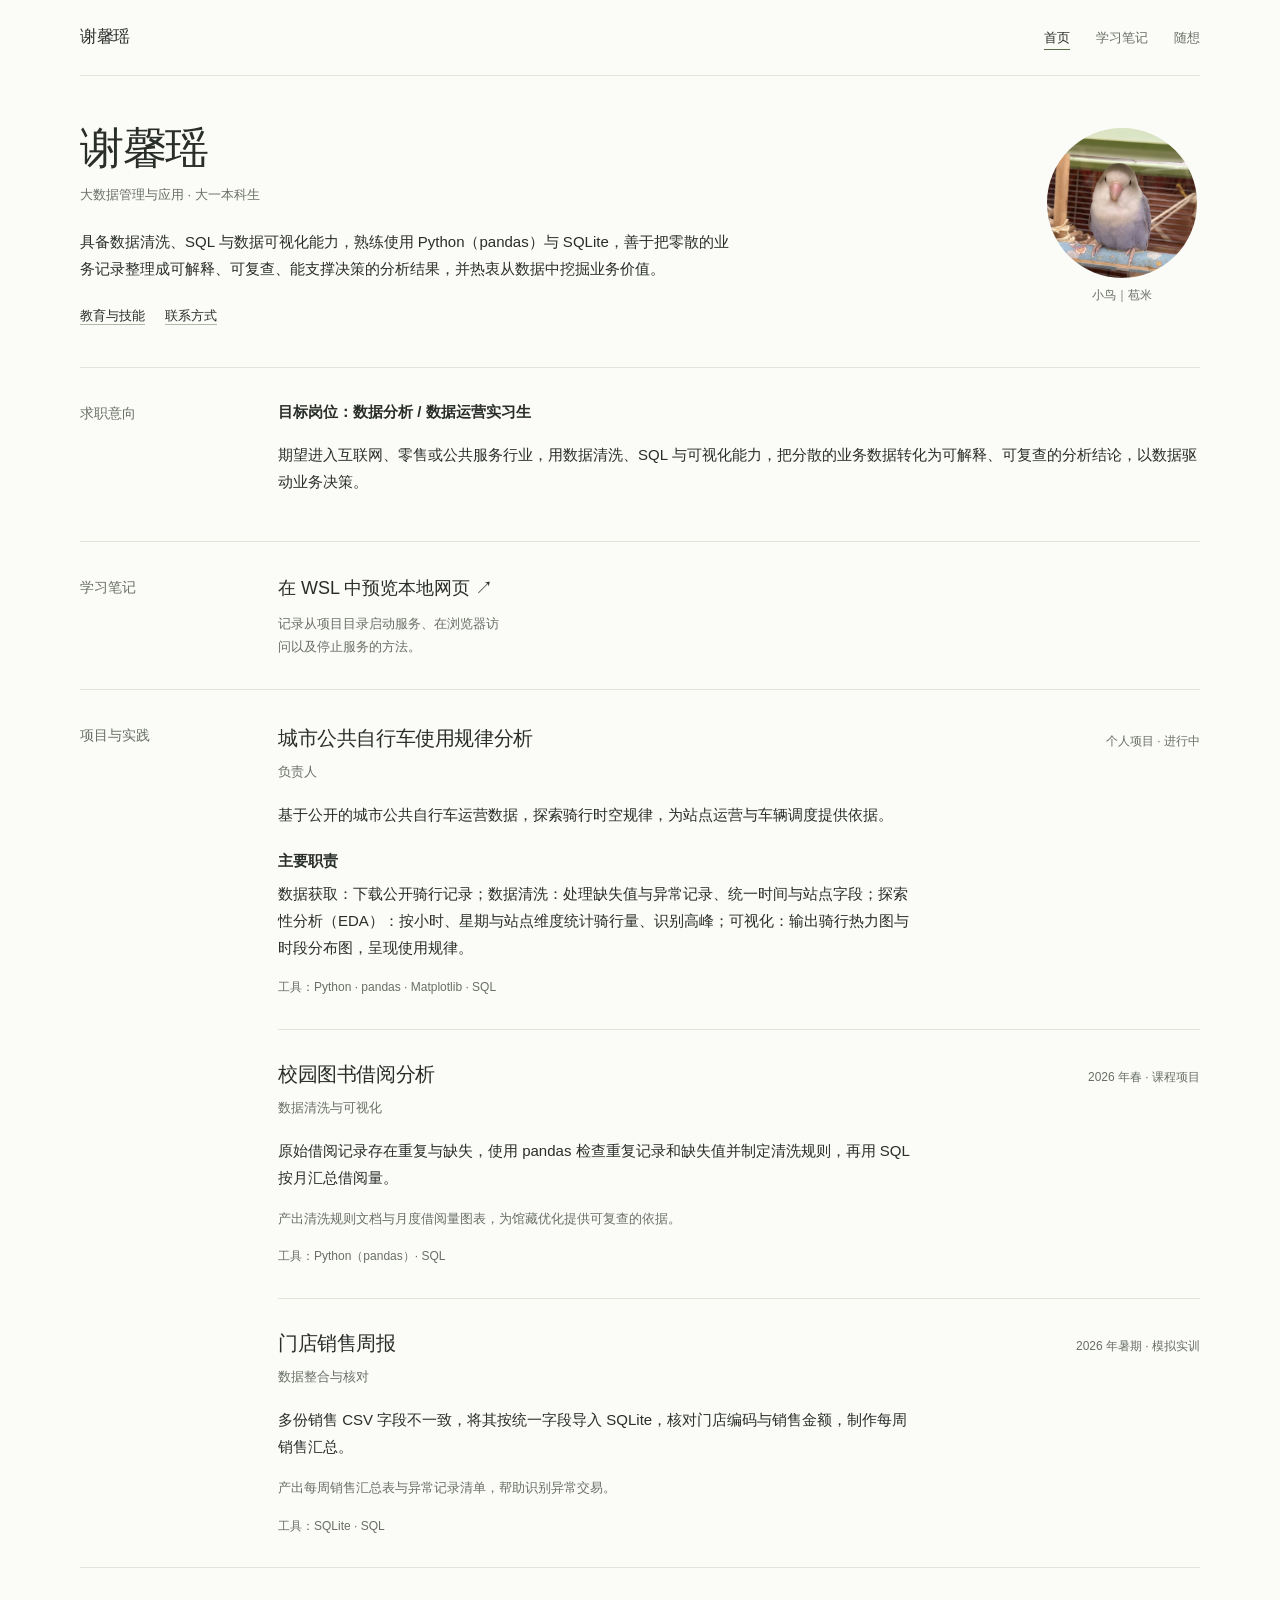
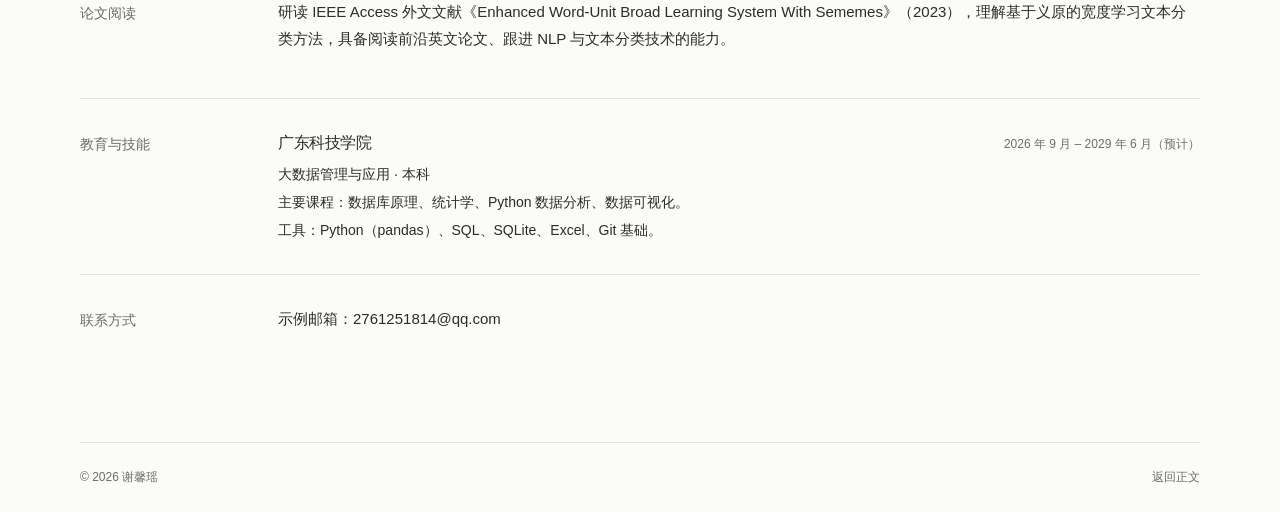
<file: index.html>
<!doctype html>
<html lang="zh-CN">
<head>
  <meta charset="utf-8">
  <meta name="viewport" content="width=device-width, initial-scale=1">
  <title>谢馨瑶 · 个人简历</title>
  <meta name="description" content="大数据管理与应用专业学生谢馨瑶的中文简历，求职方向为数据分析 / 数据运营。">
  <link rel="icon" type="image/png" sizes="512x512" href="/assets/favicon.png?v=20260922">
  <link rel="apple-touch-icon" sizes="180x180" href="/assets/apple-touch-icon.png?v=20260922">
  <link rel="stylesheet" href="/assets/css/home.css?v=20261118b">
  <link rel="stylesheet" href="/assets/css/site.css?v=20260920">
</head>
<body>
  <a class="skip" href="#main">跳至正文</a>
  <header class="site-header">
    <a class="brand" href="/">谢馨瑶</a>
    <nav aria-label="主导航">
      <a href="/" aria-current="page">首页</a>
      <a href="/knowledge/">学习笔记</a>
      <a href="/ideas/">随想</a>
    </nav>
  </header>
  <main id="main">
    <section class="profile" aria-labelledby="name">
      <div class="profile-copy">
        <h1 id="name">谢馨瑶</h1>
        <p class="byline">大数据管理与应用 · 大一本科生</p>
        <p>具备数据清洗、SQL 与数据可视化能力，熟练使用 Python（pandas）与 SQLite，善于把零散的业务记录整理成可解释、可复查、能支撑决策的分析结果，并热衷从数据中挖掘业务价值。</p>
        <div class="contact-links"><a href="#background">教育与技能</a><a href="#contact">联系方式</a></div>
      </div>
      <figure class="profile-photo">
        <img src="/assets/img/my-photo.jpg" alt="谢馨瑶的个人照片" width="150" height="150">
        <figcaption>小鸟｜苞米</figcaption>
      </figure>
    </section>

    <section class="home-section" aria-labelledby="objective-heading">
      <h2 class="section-title" id="objective-heading">求职意向</h2>
      <div class="section-content">
        <p><strong>目标岗位：数据分析 / 数据运营实习生</strong></p>
        <p>期望进入互联网、零售或公共服务行业，用数据清洗、SQL 与可视化能力，把分散的业务数据转化为可解释、可复查的分析结论，以数据驱动业务决策。</p>
      </div>
    </section>

    <section class="home-section" aria-labelledby="notes-heading">
      <h2 class="section-title" id="notes-heading">学习笔记</h2>
      <div class="section-content notebooks">
        <a class="notebook" href="/knowledge/notes/local-web-preview/">
          <h3>在 WSL 中预览本地网页 ↗</h3>
          <p>记录从项目目录启动服务、在浏览器访问以及停止服务的方法。</p>
        </a>
      </div>
    </section>

    <section class="home-section" id="work" aria-labelledby="work-heading">
      <h2 class="section-title" id="work-heading">项目与实践</h2>
      <div class="section-content">
        <article class="work-entry">
          <div class="entry-heading"><h3>城市公共自行车使用规律分析</h3><span class="date">个人项目 · 进行中</span></div>
          <p class="role">负责人</p>
          <p>基于公开的城市公共自行车运营数据，探索骑行时空规律，为站点运营与车辆调度提供依据。</p>
          <h4>主要职责</h4>
          <p>数据获取：下载公开骑行记录；数据清洗：处理缺失值与异常记录、统一时间与站点字段；探索性分析（EDA）：按小时、星期与站点维度统计骑行量、识别高峰；可视化：输出骑行热力图与时段分布图，呈现使用规律。</p>
          <p class="stack">工具：Python · pandas · Matplotlib · SQL</p>
        </article>
        <article class="work-entry">
          <div class="entry-heading"><h3>校园图书借阅分析</h3><span class="date">2026 年春 · 课程项目</span></div>
          <p class="role">数据清洗与可视化</p>
          <p>原始借阅记录存在重复与缺失，使用 pandas 检查重复记录和缺失值并制定清洗规则，再用 SQL 按月汇总借阅量。</p>
          <p class="result">产出清洗规则文档与月度借阅量图表，为馆藏优化提供可复查的依据。</p>
          <p class="stack">工具：Python（pandas）· SQL</p>
        </article>
        <article class="work-entry">
          <div class="entry-heading"><h3>门店销售周报</h3><span class="date">2026 年暑期 · 模拟实训</span></div>
          <p class="role">数据整合与核对</p>
          <p>多份销售 CSV 字段不一致，将其按统一字段导入 SQLite，核对门店编码与销售金额，制作每周销售汇总。</p>
          <p class="result">产出每周销售汇总表与异常记录清单，帮助识别异常交易。</p>
          <p class="stack">工具：SQLite · SQL</p>
        </article>
      </div>
    </section>

    <section class="home-section" id="research" aria-labelledby="research-heading">
      <h2 class="section-title" id="research-heading">论文阅读</h2>
      <div class="section-content">
        <p>研读 IEEE Access 外文文献《Enhanced Word-Unit Broad Learning System With Sememes》（2023），理解基于义原的宽度学习文本分类方法，具备阅读前沿英文论文、跟进 NLP 与文本分类技术的能力。</p>
      </div>
    </section>

    <section class="home-section" id="background" aria-labelledby="background-heading">
      <h2 class="section-title" id="background-heading">教育与技能</h2>
      <div class="section-content">
        <div class="education-entry">
          <div class="entry-heading"><h3>广东科技学院</h3><span class="date">2026 年 9 月 – 2029 年 6 月（预计）</span></div>
          <p>大数据管理与应用 · 本科</p>
          <p>主要课程：数据库原理、统计学、Python 数据分析、数据可视化。</p>
          <p>工具：Python（pandas）、SQL、SQLite、Excel、Git 基础。</p>
        </div>
      </div>
    </section>
    <section class="home-section" id="contact" aria-labelledby="contact-heading">
      <h2 class="section-title" id="contact-heading">联系方式</h2>
      <div class="section-content"><p>示例邮箱：2761251814@qq.com</p></div>
    </section>
  </main>
  <footer><span>© 2026 谢馨瑶</span><a href="#main">返回正文</a></footer>
</body>
</html>
</file>
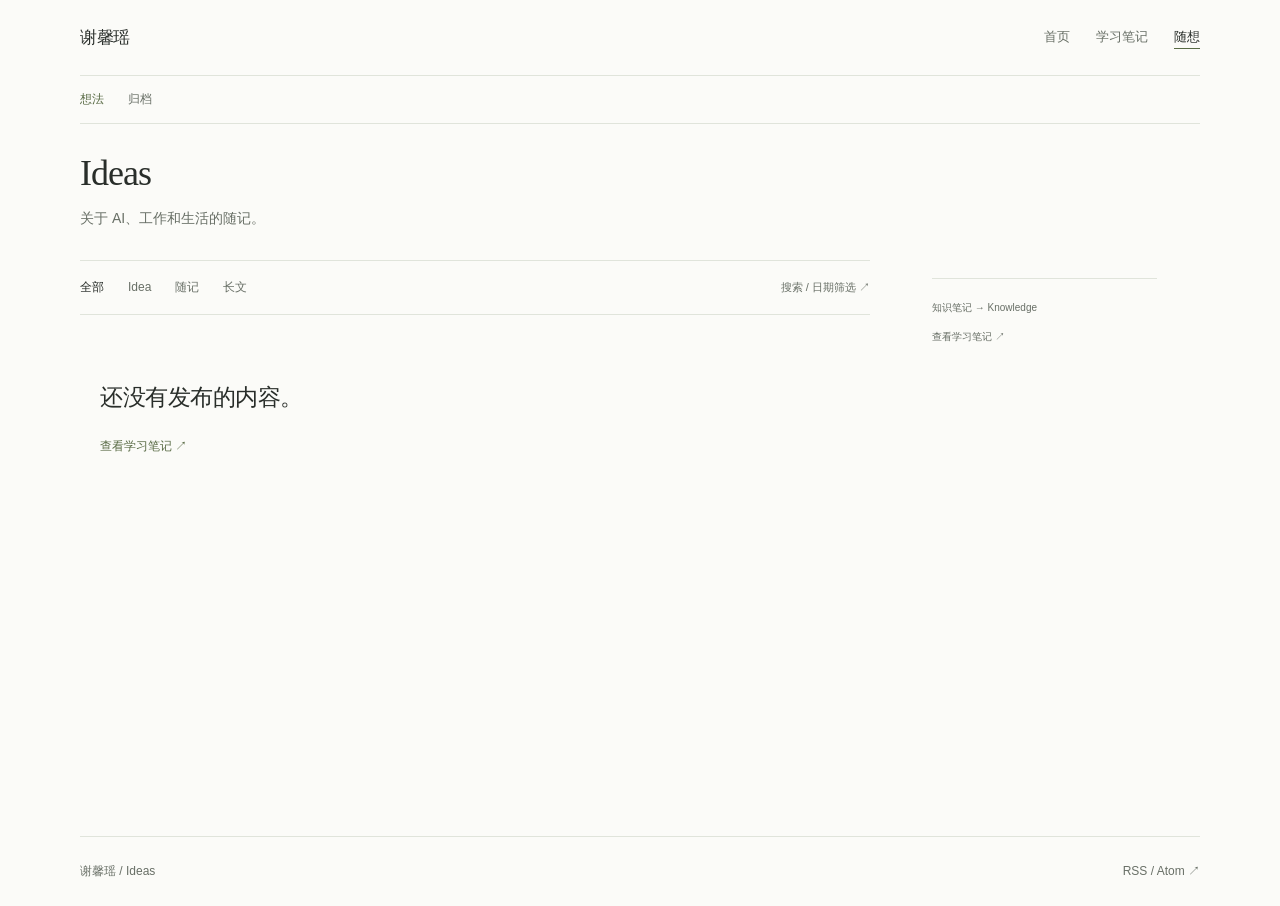
<file: ideas/index.html>
<!doctype html>
<html lang="zh-CN"><head><meta charset="utf-8"><meta name="viewport" content="width=device-width,initial-scale=1">
<title>Ideas · 谢馨瑶 / Ideas</title><meta name="description" content="关于 AI、工作和生活的随记。"><link rel="canonical" href="https://portfolio.example.com/ideas/">
<meta property="og:title" content="Ideas"><meta property="og:description" content="关于 AI、工作和生活的随记。"><meta property="og:url" content="https://portfolio.example.com/ideas/"><meta property="og:type" content="website"><meta name="twitter:card" content="summary"><meta name="twitter:title" content="Ideas"><meta name="twitter:description" content="关于 AI、工作和生活的随记。">
<link rel="alternate" type="application/atom+xml" title="谢馨瑶 / Ideas" href="/ideas/feed.xml">
<link rel="icon" type="image/png" sizes="512x512" href="/assets/favicon.png?v=f88695f02a79"><link rel="apple-touch-icon" sizes="180x180" href="/assets/apple-touch-icon.png?v=f88695f02a79">
<link rel="stylesheet" href="/ideas/assets/style.css?v=f88695f02a79"><link rel="stylesheet" href="/assets/css/site.css?v=f88695f02a79"><script defer src="/ideas/assets/app.js?v=f88695f02a79"></script></head>
<body data-base="/ideas" data-page="feed"><a class="skip" href="#main">跳到正文</a><header class="site-header"><a class="brand" href="/">谢馨瑶</a><nav aria-label="主导航"><a href="/">首页</a><a href="/knowledge/">学习笔记</a><a href="/ideas/" aria-current="location">随想</a></nav></header>
<nav class="section-nav" aria-label="Ideas 导航"><a href="/ideas/" aria-current="page">想法</a><a href="/ideas/archive/" >归档</a></nav>
<main id="main"><section class="intro home-intro "><div class="intro-copy"><h1>Ideas</h1><p>关于 AI、工作和生活的随记。</p></div></section><div class="feed-layout"><section aria-label="最近的想法"><div class="feed-toolbar"><div class="kind-tabs"><a class="kind-tab selected" href="/ideas/">全部</a><a class="kind-tab" href="/ideas/archive/?kind=idea">Idea</a><a class="kind-tab" href="/ideas/archive/?kind=note">随记</a><a class="kind-tab" href="/ideas/archive/?kind=essay">长文</a></div><a href="/ideas/archive/" class="archive-link">搜索 / 日期筛选 ↗</a></div><div class="empty"><h2>还没有发布的内容。</h2><a class="text-link" href="/knowledge/">查看学习笔记 ↗</a></div></section><aside class="feed-sidebar"><section class="small-note"><a href="/knowledge/">知识笔记 → Knowledge</a><a href="/knowledge/">查看学习笔记 ↗</a></section></aside></div></main><footer><a href="/ideas/">谢馨瑶 / Ideas</a><a href="/ideas/feed.xml">RSS / Atom ↗</a></footer><div class="announcement" role="status" aria-live="polite"></div></body></html>
</file>
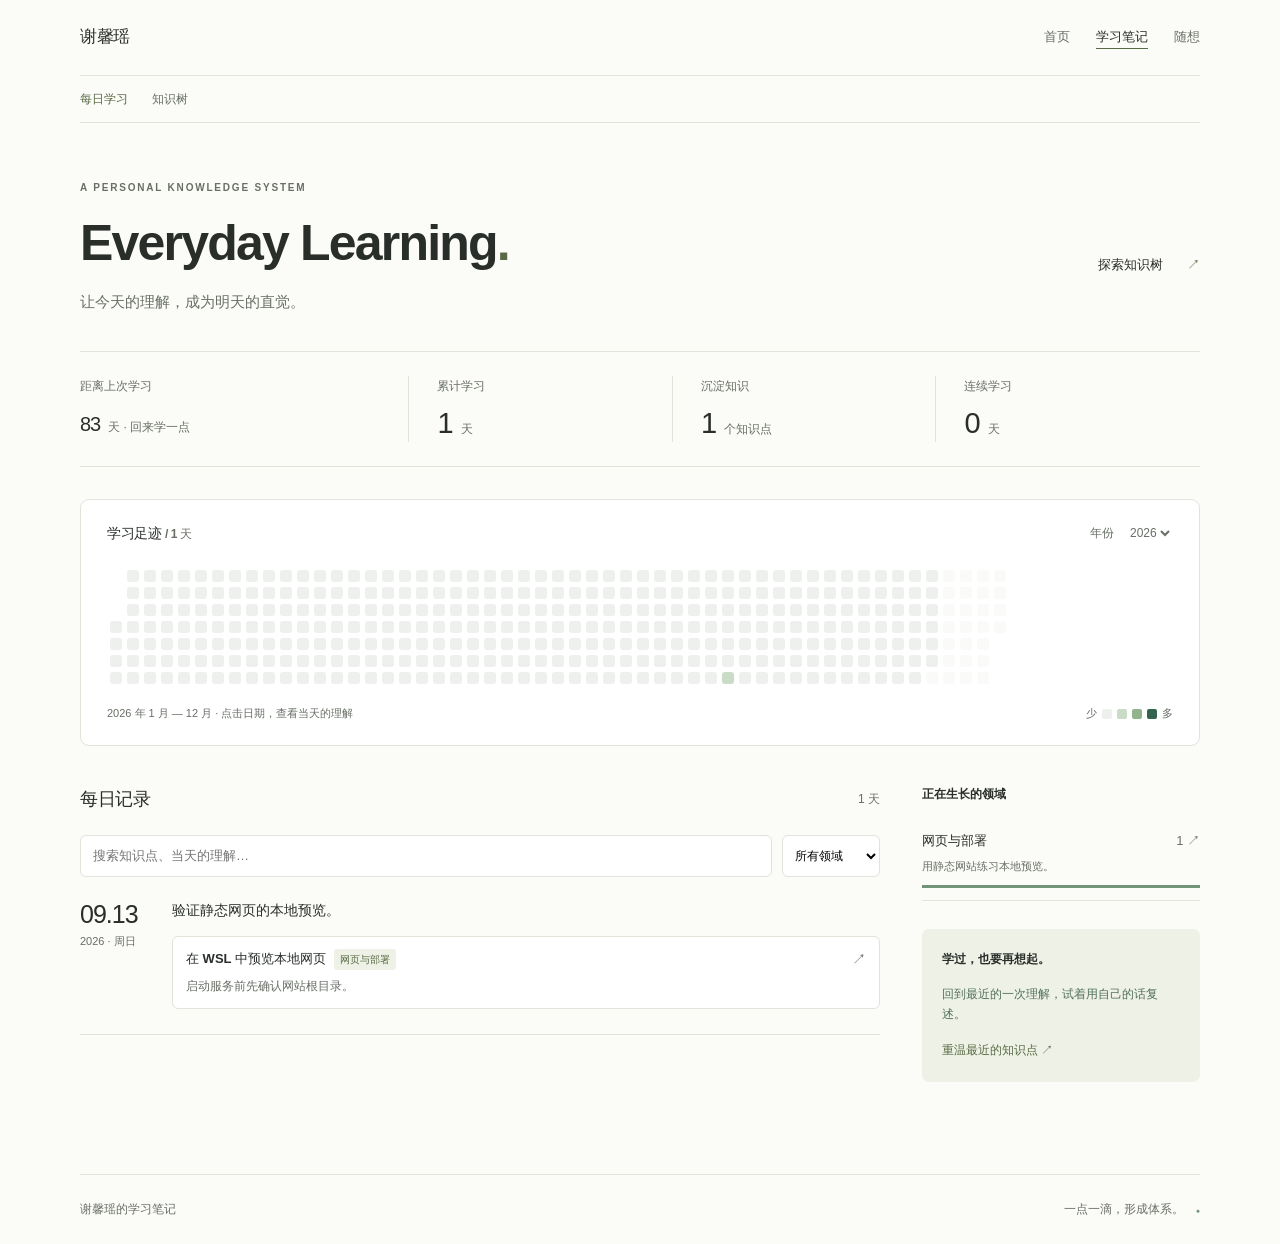
<file: knowledge/index.html>
<!doctype html>
<html lang="zh-CN"><head><meta charset="utf-8"><meta name="viewport" content="width=device-width,initial-scale=1">
<title>学习笔记 · 谢馨瑶 / Knowledge</title><meta name="description" content="每天学了什么，它们如何连接。">
<meta property="og:title" content="学习笔记"><meta property="og:description" content="每天学了什么，它们如何连接。"><meta name="twitter:card" content="summary"><meta name="twitter:title" content="学习笔记"><meta name="twitter:description" content="每天学了什么，它们如何连接。">
<link rel="icon" type="image/png" sizes="512x512" href="/assets/favicon.png?v=e36e969ca015"><link rel="apple-touch-icon" sizes="180x180" href="/assets/apple-touch-icon.png?v=e36e969ca015">
<link rel="stylesheet" href="/knowledge/assets/style.css?v=e36e969ca015"><link rel="stylesheet" href="/assets/css/site.css?v=e36e969ca015"><script defer src="/knowledge/assets/app.js?v=e36e969ca015"></script></head>
<body data-base="/knowledge" data-page="home"><a class="skip" href="#main">跳至正文</a>
<header class="site-header"><a class="brand" href="/">谢馨瑶</a><nav aria-label="主导航"><a href="/">首页</a><a href="/knowledge/" aria-current="location">学习笔记</a><a href="/ideas/">随想</a></nav></header>
<nav class="section-nav" aria-label="Knowledge 导航"><a aria-current="page" href="/knowledge/">每日学习</a><a  href="/knowledge/tree/">知识树</a></nav>
<main id="main"><section class="page-intro"><div class="eyebrow">A PERSONAL KNOWLEDGE SYSTEM</div><div class="intro-row"><div><h1>Everyday Learning<span class="period">.</span></h1><p class="lede">让今天的理解，成为明天的直觉。</p></div><a class="text-link" href="/knowledge/tree/">探索知识树 <span>↗</span></a></div></section>
<div id="learning-app" aria-live="polite"><p class="loading">正在展开学习记录…</p></div><noscript><p>学习日历和交互树需要启用 JavaScript；知识详情可直接阅读。</p></noscript></main><footer><span>谢馨瑶的学习笔记</span><span>一点一滴，形成体系。<span class="footer-dot">●</span></span></footer></body></html>
</file>
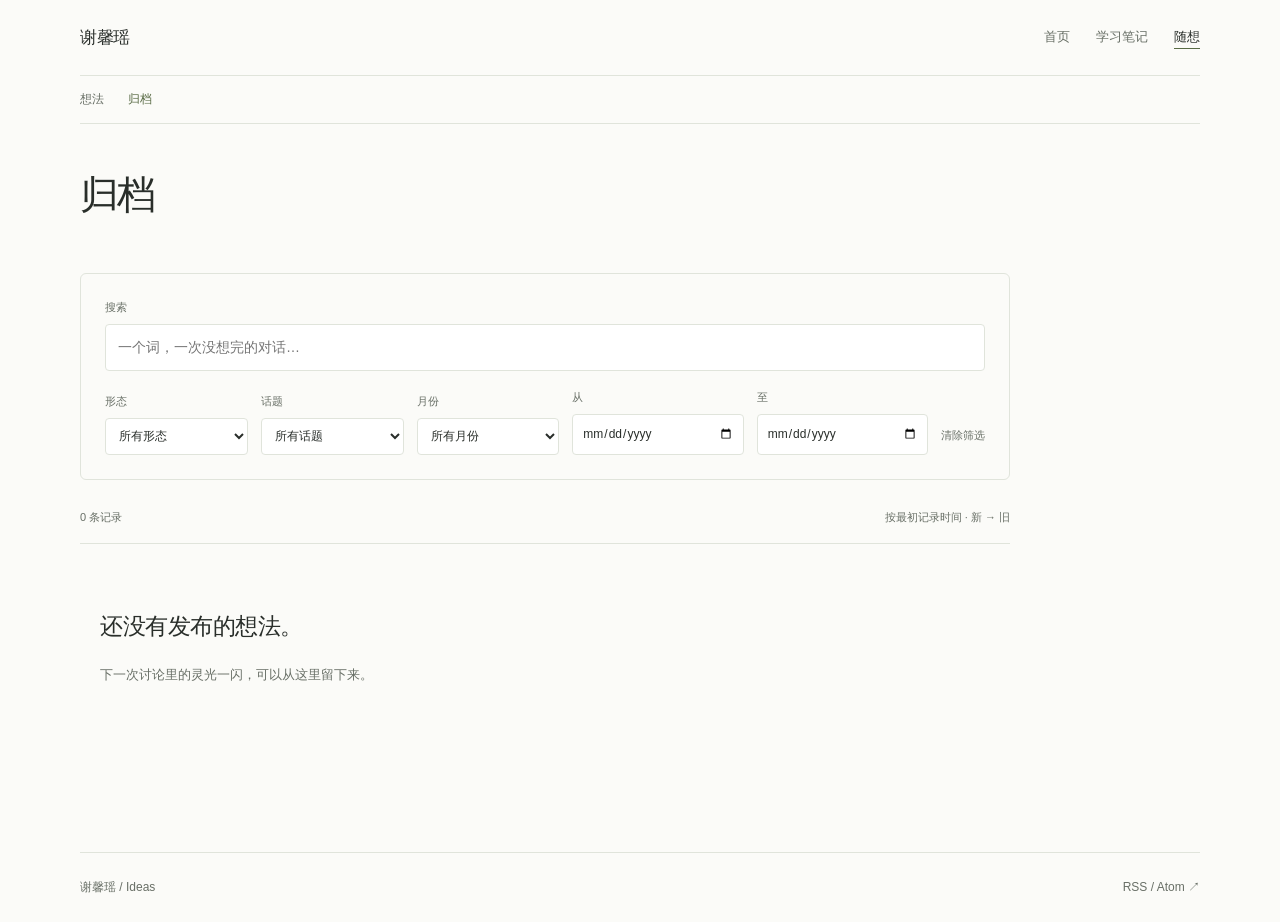
<file: ideas/archive/index.html>
<!doctype html>
<html lang="zh-CN"><head><meta charset="utf-8"><meta name="viewport" content="width=device-width,initial-scale=1">
<title>归档 · 谢馨瑶 / Ideas</title><meta name="description" content="关于 AI、工作和生活的随记。"><link rel="canonical" href="https://portfolio.example.com/ideas/archive/">
<meta property="og:title" content="归档"><meta property="og:description" content="关于 AI、工作和生活的随记。"><meta property="og:url" content="https://portfolio.example.com/ideas/archive/"><meta property="og:type" content="website"><meta name="twitter:card" content="summary"><meta name="twitter:title" content="归档"><meta name="twitter:description" content="关于 AI、工作和生活的随记。">
<link rel="alternate" type="application/atom+xml" title="谢馨瑶 / Ideas" href="/ideas/feed.xml">
<link rel="icon" type="image/png" sizes="512x512" href="/assets/favicon.png?v=f88695f02a79"><link rel="apple-touch-icon" sizes="180x180" href="/assets/apple-touch-icon.png?v=f88695f02a79">
<link rel="stylesheet" href="/ideas/assets/style.css?v=f88695f02a79"><link rel="stylesheet" href="/assets/css/site.css?v=f88695f02a79"><script defer src="/ideas/assets/app.js?v=f88695f02a79"></script></head>
<body data-base="/ideas" data-page="archive"><a class="skip" href="#main">跳到正文</a><header class="site-header"><a class="brand" href="/">谢馨瑶</a><nav aria-label="主导航"><a href="/">首页</a><a href="/knowledge/">学习笔记</a><a href="/ideas/" aria-current="location">随想</a></nav></header>
<nav class="section-nav" aria-label="Ideas 导航"><a href="/ideas/" >想法</a><a href="/ideas/archive/" aria-current="page">归档</a></nav>
<main id="main"><section class="intro archive-intro"><h1>归档</h1></section><form class="filters" id="filters" role="search"><label class="search-label"><span>搜索</span><input type="search" name="q" placeholder="一个词，一次没想完的对话…" aria-label="搜索全文"></label><div class="filter-row"><label><span>形态</span><select name="kind"><option value="">所有形态</option><option value="idea">Idea</option><option value="note">随记</option><option value="essay">长文</option></select></label><label><span>话题</span><select name="tag"><option value="">所有话题</option><option value="agents">Agents</option><option value="models">Models</option><option value="infra">Infra</option><option value="industry">行业</option><option value="work">工作与成长</option><option value="life">日常</option></select></label><label><span>月份</span><select name="month"><option value="">所有月份</option></select></label><label><span>从</span><input type="date" name="from" aria-label="起始日期"></label><label><span>至</span><input type="date" name="to" aria-label="结束日期"></label><button type="reset" class="reset">清除筛选</button></div></form><div class="results-heading"><span id="result-count" role="status">0 条记录</span><span>按最初记录时间 · 新 → 旧</span></div><p id="filter-error" class="filter-error" role="alert" hidden></p><div id="archive-results"><div class="empty"><h2>还没有发布的内容。</h2><a class="text-link" href="/knowledge/">查看学习笔记 ↗</a></div></div><div id="archive-pagination"></div><noscript><p>交互筛选需要 JavaScript。<a href="/ideas/">返回可逐页浏览的时间流</a>。</p></noscript></main><footer><a href="/ideas/">谢馨瑶 / Ideas</a><a href="/ideas/feed.xml">RSS / Atom ↗</a></footer><div class="announcement" role="status" aria-live="polite"></div></body></html>
</file>
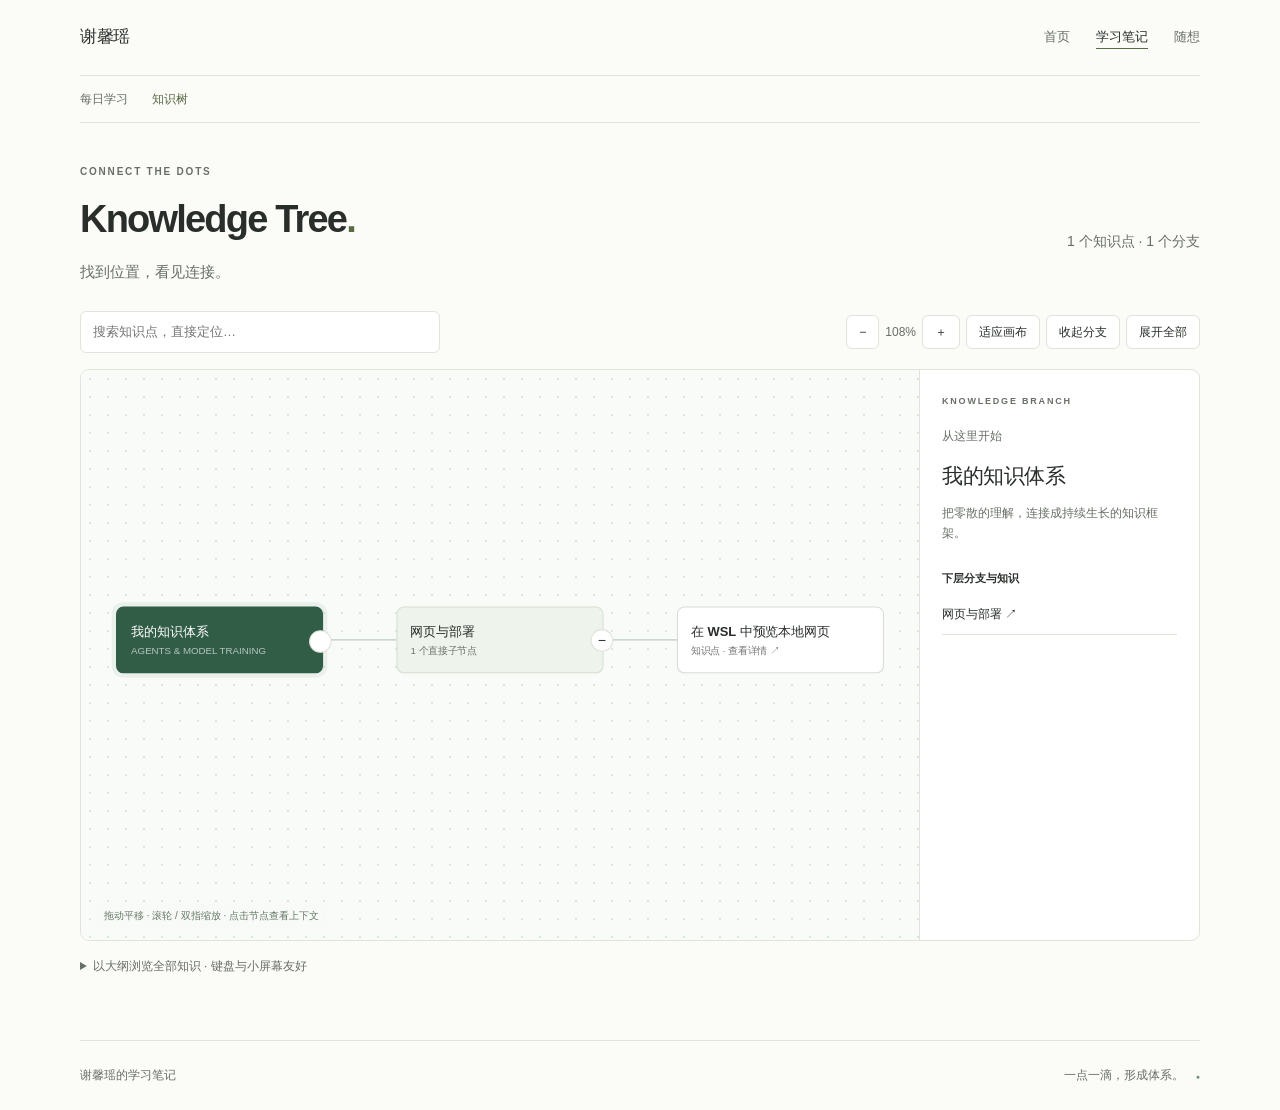
<file: knowledge/tree/index.html>
<!doctype html>
<html lang="zh-CN"><head><meta charset="utf-8"><meta name="viewport" content="width=device-width,initial-scale=1">
<title>知识树 · 谢馨瑶 / Knowledge</title><meta name="description" content="按知识归属逐层展开，随学习持续生长的知识树。">
<meta property="og:title" content="知识树"><meta property="og:description" content="按知识归属逐层展开，随学习持续生长的知识树。"><meta name="twitter:card" content="summary"><meta name="twitter:title" content="知识树"><meta name="twitter:description" content="按知识归属逐层展开，随学习持续生长的知识树。">
<link rel="icon" type="image/png" sizes="512x512" href="/assets/favicon.png?v=e36e969ca015"><link rel="apple-touch-icon" sizes="180x180" href="/assets/apple-touch-icon.png?v=e36e969ca015">
<link rel="stylesheet" href="/knowledge/assets/style.css?v=e36e969ca015"><link rel="stylesheet" href="/assets/css/site.css?v=e36e969ca015"><script defer src="/knowledge/assets/app.js?v=e36e969ca015"></script></head>
<body data-base="/knowledge" data-page="tree"><a class="skip" href="#main">跳至正文</a>
<header class="site-header"><a class="brand" href="/">谢馨瑶</a><nav aria-label="主导航"><a href="/">首页</a><a href="/knowledge/" aria-current="location">学习笔记</a><a href="/ideas/">随想</a></nav></header>
<nav class="section-nav" aria-label="Knowledge 导航"><a  href="/knowledge/">每日学习</a><a aria-current="page" href="/knowledge/tree/">知识树</a></nav>
<main id="main"><section class="page-intro tree-intro"><div class="eyebrow">CONNECT THE DOTS</div><div class="intro-row"><div><h1>Knowledge Tree<span class="period">.</span></h1><p class="lede">找到位置，看见连接。</p></div><div id="tree-count" class="muted"></div></div></section>
<div id="tree-app"><p class="loading">正在展开知识树…</p></div><noscript><p>学习日历和交互树需要启用 JavaScript；知识详情可直接阅读。</p></noscript></main><footer><span>谢馨瑶的学习笔记</span><span>一点一滴，形成体系。<span class="footer-dot">●</span></span></footer></body></html>
</file>
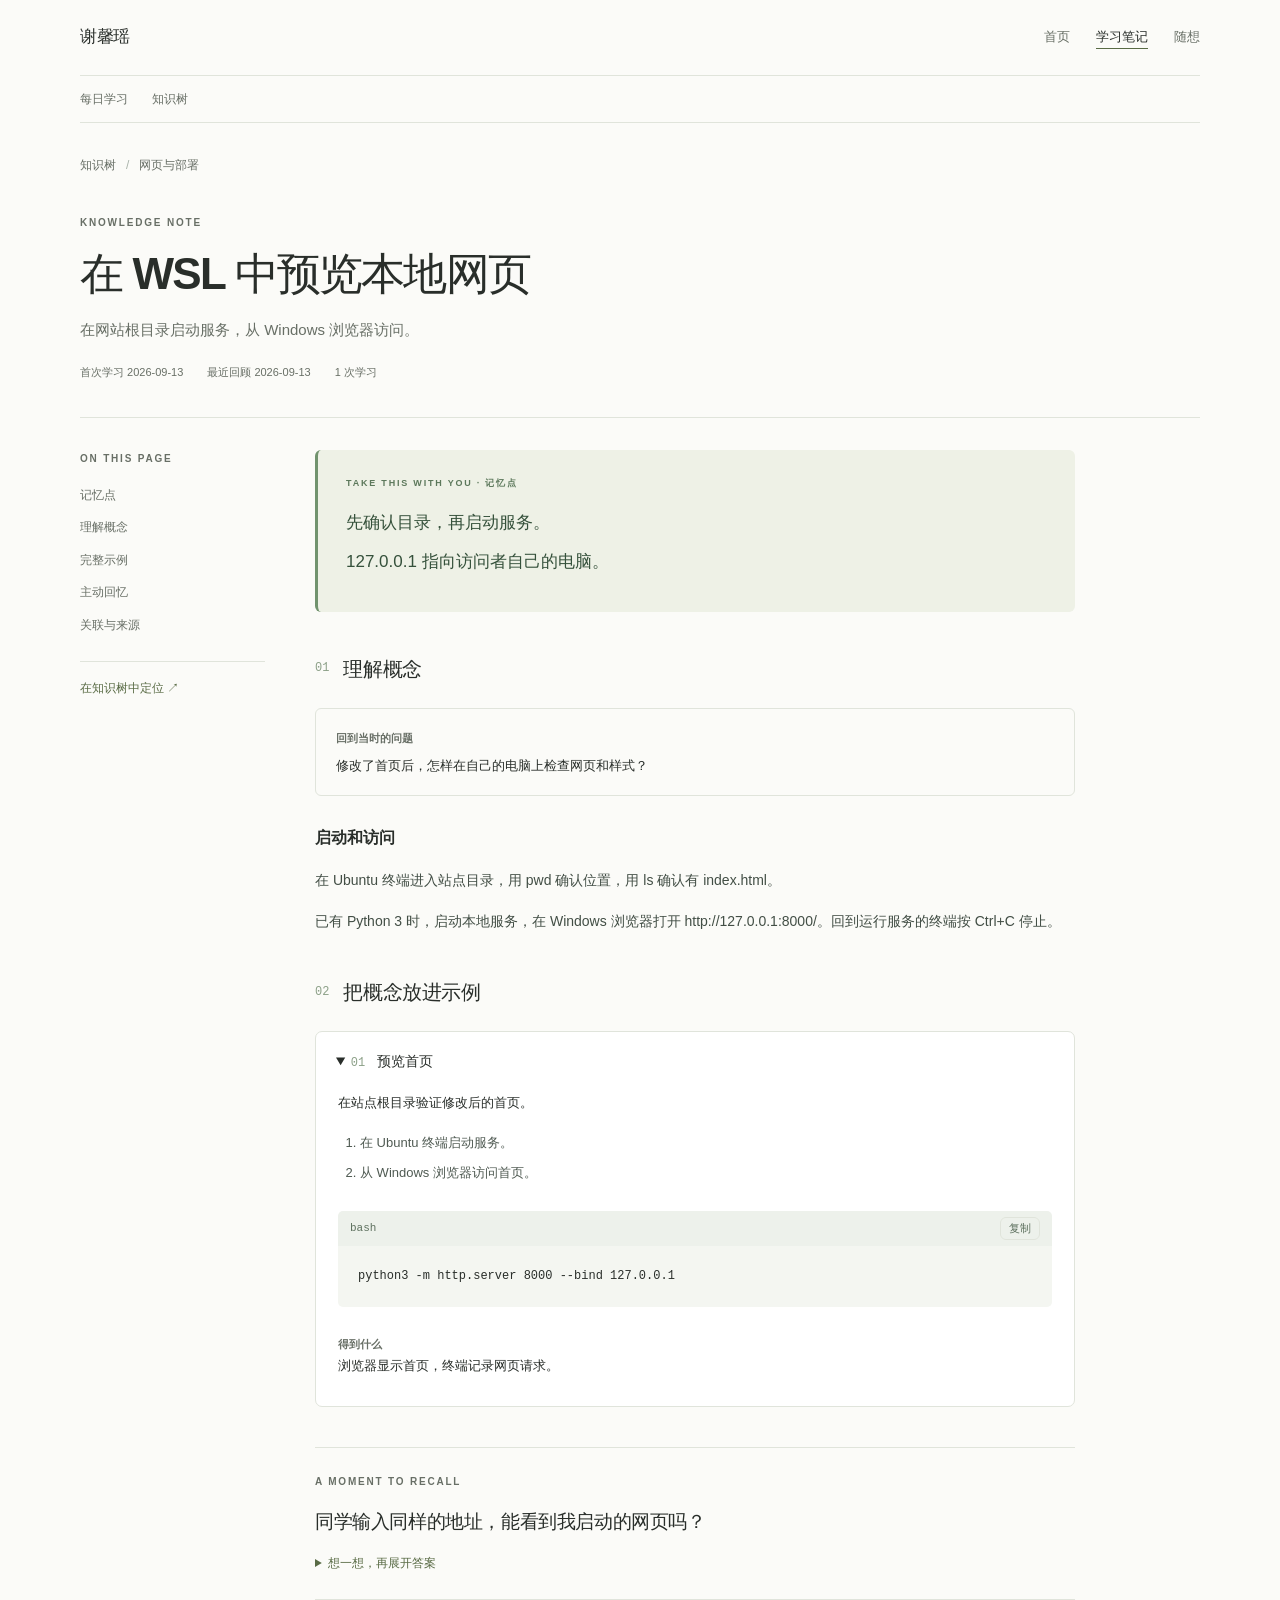
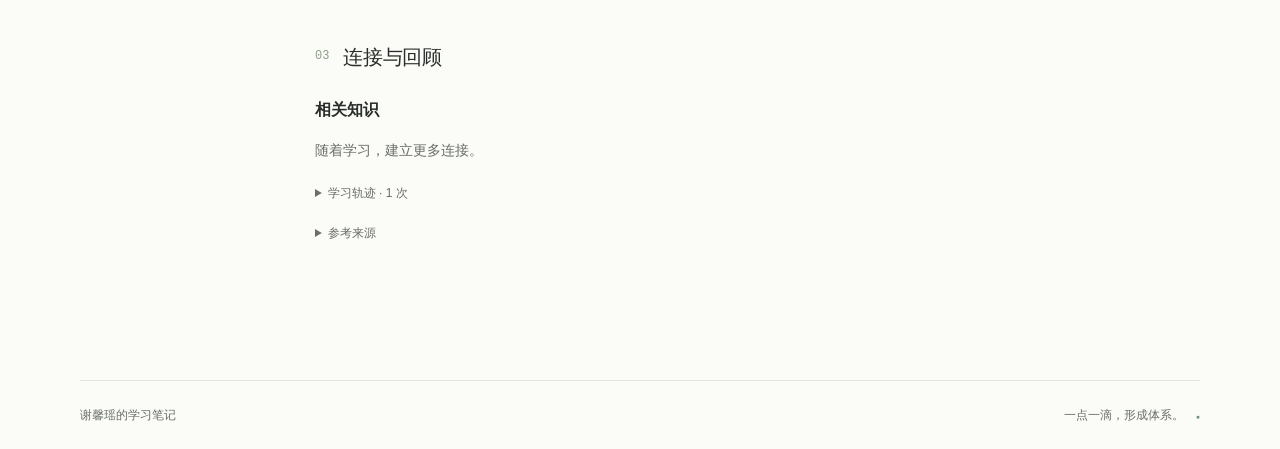
<file: knowledge/notes/local-web-preview/index.html>
<!doctype html>
<html lang="zh-CN"><head><meta charset="utf-8"><meta name="viewport" content="width=device-width,initial-scale=1">
<title>在 WSL 中预览本地网页 · 谢馨瑶 / Knowledge</title><meta name="description" content="在网站根目录启动服务，从 Windows 浏览器访问。">
<meta property="og:title" content="在 WSL 中预览本地网页"><meta property="og:description" content="在网站根目录启动服务，从 Windows 浏览器访问。"><meta name="twitter:card" content="summary"><meta name="twitter:title" content="在 WSL 中预览本地网页"><meta name="twitter:description" content="在网站根目录启动服务，从 Windows 浏览器访问。">
<link rel="icon" type="image/png" sizes="512x512" href="/assets/favicon.png?v=e36e969ca015"><link rel="apple-touch-icon" sizes="180x180" href="/assets/apple-touch-icon.png?v=e36e969ca015">
<link rel="stylesheet" href="/knowledge/assets/style.css?v=e36e969ca015"><link rel="stylesheet" href="/assets/css/site.css?v=e36e969ca015"><script defer src="/knowledge/assets/app.js?v=e36e969ca015"></script></head>
<body data-base="/knowledge" data-page="detail"><a class="skip" href="#main">跳至正文</a>
<header class="site-header"><a class="brand" href="/">谢馨瑶</a><nav aria-label="主导航"><a href="/">首页</a><a href="/knowledge/" aria-current="location">学习笔记</a><a href="/ideas/">随想</a></nav></header>
<nav class="section-nav" aria-label="Knowledge 导航"><a  href="/knowledge/">每日学习</a><a  href="/knowledge/tree/">知识树</a></nav>
<main id="main"><article class="detail"><div class="breadcrumbs"><a href="/knowledge/tree/">知识树</a><span>/</span><a href="/knowledge/tree/?node=web-basics">网页与部署</a></div>
<div class="detail-heading"><div class="eyebrow">KNOWLEDGE NOTE</div><h1>在 WSL 中预览本地网页</h1><p class="lede">在网站根目录启动服务，从 Windows 浏览器访问。</p><div class="meta">首次学习 2026-09-13<span>最近回顾 2026-09-13</span><span>1 次学习</span></div></div>
<div class="reading-layout"><aside class="reading-nav"><span class="eyebrow">ON THIS PAGE</span><a href="#memory">记忆点</a><a href="#concept">理解概念</a><a href="#examples">完整示例</a><a href="#recall">主动回忆</a><a href="#connections">关联与来源</a><a class="back-tree" href="/knowledge/tree/?node=local-web-preview">在知识树中定位 ↗</a></aside>
<div class="reading-body"><section id="memory" class="memory"><div class="eyebrow">TAKE THIS WITH YOU · 记忆点</div><p>先确认目录，再启动服务。</p><p>127.0.0.1 指向访问者自己的电脑。</p></section>
<section id="concept"><div class="section-heading"><span class="number">01</span><h2>理解概念</h2></div><div class="context"><b>回到当时的问题</b><p>修改了首页后，怎样在自己的电脑上检查网页和样式？</p></div><section class="prose-section"><h3>启动和访问</h3><p>在 Ubuntu 终端进入站点目录，用 pwd 确认位置，用 ls 确认有 index.html。</p><p>已有 Python 3 时，启动本地服务，在 Windows 浏览器打开 http://127.0.0.1:8000/。回到运行服务的终端按 Ctrl+C 停止。</p></section></section>
<section id="examples"><div class="section-heading"><span class="number">02</span><h2>把概念放进示例</h2></div><details class="example" open><summary><span class="number">01</span>预览首页</summary><div class="example-body"><p>在站点根目录验证修改后的首页。</p><ol><li>在 Ubuntu 终端启动服务。</li><li>从 Windows 浏览器访问首页。</li></ol><div class="code-label">bash<button class="copy-code" type="button">复制</button></div><pre><code>python3 -m http.server 8000 --bind 127.0.0.1</code></pre><p class="result"><b>得到什么</b><br>浏览器显示首页，终端记录网页请求。</p></div></details></section>
<section id="recall" class="recall"><div class="eyebrow">A MOMENT TO RECALL</div><h2>同学输入同样的地址，能看到我启动的网页吗？</h2><details><summary>想一想，再展开答案</summary><p>不能直接看到。127.0.0.1 指向同学自己的电脑。</p></details></section>
<section id="connections"><div class="section-heading"><span class="number">03</span><h2>连接与回顾</h2></div><h3>相关知识</h3><p class="muted">随着学习，建立更多连接。</p><details class="history"><summary>学习轨迹 · 1 次</summary><ul><li><a href="/knowledge/?day=2026-09-13">2026-09-13</a><span class="tag">初学</span><p>启动服务前先确认网站根目录。</p></li></ul></details><details class="history"><summary>参考来源</summary><ul><li>来自当次学习讨论，尚未附外部来源。</li></ul></details></section></div></div></article><noscript><p>学习日历和交互树需要启用 JavaScript；知识详情可直接阅读。</p></noscript></main><footer><span>谢馨瑶的学习笔记</span><span>一点一滴，形成体系。<span class="footer-dot">●</span></span></footer></body></html>
</file>
<file: assets/css/home.css>
* { box-sizing: border-box; }
html { scroll-behavior: smooth; scroll-padding-top: 28px; }
body { margin: 0; font: 15px/1.8 var(--site-sans); -webkit-font-smoothing: antialiased; }
a { color: inherit; text-decoration: none; }
a:hover { color: var(--site-accent); }
img { display: block; max-width: 100%; height: auto; }
h1, h2, h3, h4, p { margin-top: 0; }
h1, h2, h3, h4 { font-weight: 500; }
p { margin-bottom: 16px; }
.skip { position: fixed; top: -100px; left: 20px; padding: 10px 16px; background: white; z-index: 10; }
.skip:focus { top: 12px; }
.profile { display: grid; grid-template-columns: minmax(0, 1fr) 156px; gap: 60px; align-items: start; padding: 48px 0 40px; }
.profile h1 { font: 44px/1.15 var(--site-serif); letter-spacing: -1.3px; margin-bottom: 8px; }
.profile .byline { font-size: 13px; color: var(--site-muted); margin-bottom: 22px; }
.profile-copy { max-width: 710px; }
.profile-copy > p:not(.byline) { max-width: 660px; }
.profile-copy strong { font-weight: 600; }
.profile-photo { margin: 4px 0 0; }
.profile-photo img { width: 150px; height: 150px; border-radius: 50%; object-fit: cover; object-position: center; margin-inline: auto; }
.profile-photo figcaption { margin-top: 8px; font-size: 12px; line-height: 1.5; color: var(--site-muted); text-align: center; }
.contact-links { display: flex; flex-wrap: wrap; gap: 8px 20px; margin-top: 22px; font-size: 13px; }
.contact-links a, .inline-link { text-decoration: underline; text-decoration-color: #b0b9a9; text-underline-offset: 4px; text-decoration-thickness: 1px; }
.contact-links a:hover, .inline-link:hover { text-decoration-color: var(--site-accent); }
.home-section { display: grid; grid-template-columns: 164px minmax(0, 1fr); gap: 34px; border-top: 1px solid var(--site-line); padding: 30px 0; }
.section-title { margin: 3px 0 0; font-size: 14px; color: var(--site-muted); letter-spacing: 0; }
.section-content { min-width: 0; }
.notebooks { display: grid; grid-template-columns: 1fr 1fr; gap: 36px; }
.notebook { display: block; }
.notebook h3 { font-size: 18px; margin-bottom: 7px; }
.notebook h3 span { font-size: 14px; color: var(--site-muted); margin-left: 6px; }
.notebook p { font-size: 13px; color: var(--site-muted); margin: 0; max-width: 32ch; }
.notebook:hover h3 { text-decoration: underline; text-underline-offset: 4px; }
.work-entry + .work-entry { margin-top: 30px; padding-top: 26px; border-top: 1px solid var(--site-line); }
.entry-heading { display: flex; align-items: baseline; justify-content: space-between; flex-wrap: wrap; gap: 3px 20px; margin-bottom: 4px; }
.entry-heading h3 { font-size: 20px; letter-spacing: -.4px; margin: 0; }
.entry-heading .date { font-size: 12px; color: var(--site-muted); font-variant-numeric: tabular-nums; }
.role { font-size: 13px; color: var(--site-muted); margin-bottom: 18px; }
.work-entry h4 { margin: 19px 0 6px; font-size: 15px; font-weight: 600; }
.work-entry p { max-width: 76ch; }
.work-entry .result { font-size: 13px; color: var(--site-muted); }
.result strong { color: var(--site-ink); font-weight: 600; }
.work-entry .stack { font-size: 12px; color: var(--site-muted); margin-bottom: 0; }
.publication { display: grid; grid-template-columns: 144px minmax(0, 1fr); gap: 25px; align-items: start; }
.publication + .publication { margin-top: 28px; padding-top: 28px; border-top: 1px solid var(--site-line); }
.paper-image { display: flex; align-items: center; min-height: 100px; background: white; border: 1px solid var(--site-line); padding: 7px; border-radius: 2px; }
.paper-image img { width: 100%; }
.publication h3 { margin: 0 0 6px; font-size: 16px; line-height: 1.5; }
.publication h3 a:hover { text-decoration: underline; text-underline-offset: 4px; }
.publication .paper-meta { color: var(--site-muted); font-size: 12px; margin-bottom: 8px; }
.publication p { margin-bottom: 0; font-size: 13px; }
.research-links { margin: 24px 0 0; font-size: 12px; }
.education-entry + .education-entry { margin-top: 22px; }
.education-entry h3 { font-size: 16px; }
.education-entry p { font-size: 14px; margin: 3px 0 0; }
.education-entry .education-note { color: var(--site-muted); font-size: 12px; }
.background-note { color: var(--site-muted); font-size: 13px; margin: 22px 0 0; max-width: 76ch; }
.footer-links { display: flex; flex-wrap: wrap; gap: 20px; }
@media (max-width: 850px) {
  .profile { gap: 32px; }
  .home-section { grid-template-columns: 125px minmax(0, 1fr); gap: 26px; }
  .publication { grid-template-columns: 112px minmax(0, 1fr); gap: 20px; }
}
@media (max-width: 600px) {
  body { font-size: 14px; }
  .profile { grid-template-columns: minmax(0, 1fr) 80px; gap: 18px; padding: 32px 0; }
  .profile-copy { display: contents; }
  .profile h1 { font-size: 35px; margin-bottom: 2px; grid-column: 1; grid-row: 1; }
  .profile .byline { grid-column: 1; grid-row: 2; margin: 0; font-size: 12px; }
  .profile-copy > p:not(.byline), .contact-links { grid-column: 1 / -1; margin: 0; }
  .profile-photo { grid-column: 2; grid-row: 1 / 3; margin: 0; }
  .profile-photo img { width: 80px; height: 80px; }
  .contact-links { gap: 8px 18px; font-size: 12px; }
  .home-section { display: block; padding: 25px 0; }
  .section-title { margin: 0 0 20px; font-size: 13px; }
  .notebooks { gap: 22px; }
  .notebook h3 { font-size: 17px; }
  .notebook p { font-size: 12px; }
  .entry-heading h3 { font-size: 18px; }
  .publication { grid-template-columns: 88px minmax(0, 1fr); gap: 16px; }
  .paper-image { min-height: 70px; padding: 5px; }
  .publication h3 { font-size: 15px; }
  .publication p { font-size: 12px; }
  .education-entry h3 { font-size: 16px; }
}
@media (max-width: 360px) {
  .profile h1 { font-size: 30px; }
  .notebooks { grid-template-columns: 1fr; }
  .publication { grid-template-columns: 1fr; }
  .paper-image { max-width: 120px; }
}
@media print {
  .profile { padding-top: 0; }
  .home-section { break-inside: avoid; }
}
</file>
<file: assets/css/site.css>
/* Shared foundation for Home, Knowledge and Ideas. Product layouts stay local. */
:root {
  --site-background: #fbfbf8;
  --site-surface: #ffffff;
  --site-ink: #292e2a;
  --site-muted: #686f66;
  --site-line: #e0e4db;
  --site-accent: #596b45;
  --site-soft: #eef1e6;
  --site-sans: -apple-system, BlinkMacSystemFont, 'Segoe UI', 'PingFang SC', 'Microsoft YaHei', sans-serif;
  --site-serif: Georgia, 'Iowan Old Style', 'Songti SC', 'STSong', serif;
  --site-width: 1120px;
  --ink: var(--site-ink);
  --muted: var(--site-muted);
  --line: var(--site-line);
  --accent: var(--site-accent);
  --green: var(--site-accent);
  --soft: var(--site-soft);
  --tint: var(--site-soft);
  --font: var(--site-sans);
  --sans: var(--site-sans);
  --serif: var(--site-serif);
}
body { background: var(--site-background); color: var(--site-ink); font-family: var(--site-sans); }
.site-header, body > main, body > footer, .section-nav {
  width: min(var(--site-width), calc(100% - 64px));
  max-width: none;
  margin-inline: auto;
  padding-inline: 0;
}
.site-header {
  position: static;
  height: auto;
  min-height: 76px;
  padding-block: 20px;
  display: flex;
  align-items: center;
  justify-content: space-between;
  flex-wrap: wrap;
  gap: 12px 28px;
  border-bottom: 1px solid var(--site-line);
}
.site-header .brand { color: var(--site-ink); font-size: 17px; font-weight: 500; letter-spacing: -.4px; white-space: nowrap; }
.site-header nav { display: flex; align-items: center; flex-wrap: wrap; gap: 26px; font-size: 13px; }
.site-header nav a { color: var(--site-muted); padding-block: 4px; }
.site-header nav a:hover, .site-header nav a[aria-current] { color: var(--site-ink); }
.site-header nav a[aria-current] { text-decoration: underline; text-underline-offset: 7px; text-decoration-thickness: 1px; text-decoration-color: var(--site-accent); }
.site-header nav a[aria-current]::after { content: none; }
.section-nav { display: flex; flex-wrap: wrap; gap: 24px; padding-block: 13px; font-size: 12px; border-bottom: 1px solid var(--site-line); }
.section-nav a { color: var(--site-muted); }
.section-nav a[aria-current], .section-nav a:hover { color: var(--site-accent); }
body > footer { padding-block: 24px; margin-top: 64px; display: flex; justify-content: space-between; flex-wrap: wrap; gap: 12px 24px; border-top: 1px solid var(--site-line); color: var(--site-muted); font-size: 12px; }
body > footer a:hover { color: var(--site-accent); }
a:focus-visible, button:focus-visible, summary:focus-visible, input:focus-visible, select:focus-visible, [tabindex]:focus-visible { outline: 2px solid var(--site-accent); outline-offset: 4px; }
::selection { background: #dde5ce; }
@media (max-width: 700px) {
  .site-header, body > main, body > footer, .section-nav { width: calc(100% - 40px); padding-inline: 0; }
  .site-header { min-height: 68px; padding-block: 16px; gap: 10px 20px; }
  .site-header .brand { font-size: 16px; }
  .site-header nav { gap: 18px; font-size: 12px; }
  body > footer { margin-top: 40px; font-size: 11px; }
}
@media (prefers-reduced-motion: reduce) { html { scroll-behavior: auto; } }
@media print { .site-header, .section-nav, body > footer { display: none; } body > main { width: 100%; } }
</file>
<file: ideas/assets/style.css>
:root {
  --paper: #fbfbf8;
  --white: #fff;
  --ink: #292e2a;
  --muted: #747b72;
  --line: #e0e4db;
  --accent: #596b45;
  --tint: #eef1e6;
  --serif: Georgia, 'Iowan Old Style', 'Songti SC', 'STSong', serif;
  --sans: -apple-system, BlinkMacSystemFont, 'Segoe UI', 'PingFang SC', 'Microsoft YaHei', sans-serif;
}
* { box-sizing: border-box; }
html { scroll-behavior: smooth; scroll-padding-top: 30px; }
body { margin: 0; background: var(--paper); color: var(--ink); font: 14px/1.75 var(--sans); -webkit-font-smoothing: antialiased; }
a { color: inherit; text-decoration: none; }
a:hover { color: var(--accent); }
button, input, select { font: inherit; color: inherit; }
button, select { cursor: pointer; }
button { background: none; border: 1px solid var(--line); border-radius: 4px; padding: 7px 12px; }
button:hover { border-color: #8a987b; }
a:focus-visible, button:focus-visible, input:focus-visible, select:focus-visible, [tabindex]:focus-visible { outline: 2px solid var(--accent); outline-offset: 5px; }
::selection { background: #dde5ce; }
h1, h2, h3, p { margin-top: 0; }
h1, h2, h3 { font-weight: 500; }
.site-header, main, footer { width: min(1160px, calc(100% - 96px)); margin-inline: auto; }
.site-header { height: 88px; display: flex; align-items: center; justify-content: space-between; border-bottom: 1px solid var(--line); }
.brand { font-size: 17px; letter-spacing: -.5px; }
.brand span { color: #a5ad9f; margin: 0 14px; }
.brand strong { font-weight: 500; }
.site-header nav { display: flex; gap: 32px; font-size: 12px; color: var(--muted); }
.site-header nav a[aria-current] { color: var(--ink); position: relative; }
.site-header nav a[aria-current]::after { content: ''; width: 4px; height: 4px; background: var(--accent); border-radius: 50%; position: absolute; bottom: -10px; left: calc(50% - 2px); }
main { min-height: 72vh; }
.eyebrow { font: 10px/1.5 ui-monospace, SFMono-Regular, Consolas, monospace; letter-spacing: 1.7px; color: var(--muted); margin-bottom: 24px; }
.intro { padding: 48px 0 40px; max-width: 820px; }
.home-intro { max-width: none; padding: 28px 0; }
.home-intro.with-photo { display: grid; grid-template-columns: minmax(0, 1fr) 160px; align-items: center; gap: 32px; }
.intro-copy { min-width: 0; }
.intro-photo { margin: 0; }
.intro-photo img { display: block; width: 100%; height: auto; border-radius: 2px; }
.intro-copy > .intro-meta { margin-top: 12px; margin-bottom: 0; font-size: 11px; color: var(--muted); }
.intro h1 { font: 46px/1.2 var(--serif); letter-spacing: -1.4px; margin-bottom: 20px; }
.intro > p, .intro-copy > p { color: var(--muted); font-size: 14px; line-height: 1.9; max-width: 630px; margin-bottom: 20px; }
.home-intro h1 { font-size: 36px; letter-spacing: -1px; margin-bottom: 10px; }
.home-intro .intro-copy > p { margin-bottom: 0; }
.intro-meta { display: flex; align-items: center; gap: 8px; font-size: 11px; color: var(--muted); }
.feed-layout { display: grid; grid-template-columns: minmax(0, 790px) 225px; gap: 62px; }
.feed-toolbar { display: flex; align-items: center; justify-content: space-between; border-top: 1px solid var(--line); border-bottom: 1px solid var(--line); padding: 16px 0; gap: 20px; }
.kind-tabs { display: flex; align-items: center; gap: 24px; }
.kind-tab { font-size: 12px; color: var(--muted); }
.kind-tab.selected { color: var(--ink); }
.archive-link { font-size: 11px; color: var(--muted); white-space: nowrap; }
.entry { display: grid; grid-template-columns: 60px minmax(0, 1fr); gap: 24px; padding: 32px 0; border-bottom: 1px solid var(--line); }
.entry-date { padding-top: 1px; font: 12px/1.65 ui-monospace, SFMono-Regular, monospace; color: var(--muted); }
.entry-date time { display: block; color: #555e50; }
.entry-date > span { font-size: 10px; color: #8d9487; }
.entry-kind { display: flex; gap: 7px; align-items: center; font: 10px/1.5 ui-monospace, var(--sans); color: var(--muted); margin-bottom: 11px; }
.entry-kind i { height: 5px; width: 5px; border: 1px solid #839174; border-radius: 50%; }
.essay .entry-kind i { border-radius: 0; background: #839174; }
.note .entry-kind i { border-radius: 0; transform: rotate(45deg); }
.entry-kind > span { margin-left: 8px; opacity: .8; font: 10px var(--sans); }
.entry h2 { font-size: 23px; line-height: 1.5; letter-spacing: -.7px; margin-bottom: 12px; overflow-wrap: anywhere; }
.entry-text { color: #62695f; font-size: 14px; line-height: 1.95; overflow-wrap: anywhere; }
.entry-text p { margin-bottom: 12px; white-space: pre-line; }
.entry.idea .entry-text { font-size: 16px; color: var(--ink); line-height: 1.9; }
.entry.idea h2 { font-size: 19px; }
.entry-bottom { display: flex; align-items: center; justify-content: space-between; gap: 20px; margin-top: 17px; }
.tags { display: flex; flex-wrap: wrap; gap: 8px 13px; }
.tag { font-size: 11px; color: #768069; }
.tag:hover { text-decoration: underline; text-underline-offset: 4px; }
.read-link { font-size: 11px; color: var(--muted); white-space: nowrap; }
.read-link span { display: inline-block; margin-left: 5px; transition: transform .15s; }
.read-link:hover span { transform: translate(2px, -2px); }
.feed-sidebar { padding-top: 18px; }
.feed-sidebar > section { margin-bottom: 38px; }
.feed-sidebar h2 { font-size: 11px; color: var(--muted); margin-bottom: 12px; }
.sidebar-list a { display: flex; align-items: center; justify-content: space-between; padding: 8px 0; font-size: 12px; }
.sidebar-list small { font: 10px ui-monospace, monospace; color: #939b8a; }
.small-note { border-top: 1px solid var(--line); padding-top: 19px; font-size: 10px; color: var(--muted); line-height: 1.9; }
.small-note a { display: block; margin-bottom: 10px; }
.empty { padding: 62px 20px 76px; }
.empty h2 { font-size: 23px; letter-spacing: -.5px; margin-bottom: 16px; }
.empty p { font-size: 13px; line-height: 2; color: var(--muted); margin-bottom: 24px; }
.text-link { font-size: 12px; color: var(--accent); }
.pagination { display: flex; justify-content: space-between; align-items: center; gap: 15px; padding: 28px 0; font-size: 12px; }
.pagination > span { color: var(--muted); font: 11px ui-monospace, monospace; }
footer { display: flex; justify-content: space-between; gap: 20px; margin-top: 80px; padding: 27px 0; border-top: 1px solid var(--line); color: var(--muted); font-size: 10px; }
footer > span { color: #939a8b; }
.demo-banner { background: #edf0e5; color: #61704f; padding: 9px 20px; font-size: 11px; text-align: center; }
.demo-banner a { margin-left: 18px; text-decoration: underline; text-underline-offset: 3px; }
.skip { position: fixed; top: -100px; left: 20px; padding: 10px 20px; background: white; z-index: 30; }
.skip:focus { top: 10px; }
.sr-only { position: absolute; height: 1px; width: 1px; padding: 0; overflow: hidden; clip: rect(0, 0, 0, 0); white-space: nowrap; }
.announcement:not(:empty) { position: fixed; left: 50%; bottom: 30px; transform: translateX(-50%); padding: 11px 20px; background: #303b2a; color: white; border-radius: 5px; font-size: 12px; max-width: calc(100% - 40px); z-index: 10; }
/* Archive: one filter surface and a chronological result list. */
.archive-intro { padding-bottom: 34px; }
.archive-intro h1 { font-family: var(--sans); font-size: 39px; letter-spacing: -1.7px; }
.period { color: var(--accent); }
.filters { padding: 24px; border: 1px solid var(--line); border-radius: 6px; max-width: 930px; }
.filters label { display: flex; flex-direction: column; gap: 7px; font-size: 11px; min-width: 0; color: var(--muted); }
.filters input, .filters select { border: 1px solid var(--line); background: var(--white); border-radius: 4px; padding: 8px 9px; color: var(--ink); min-width: 0; width: 100%; font-size: 12px; min-height: 37px; }
.search-label > input { font-size: 14px; padding: 10px 12px; }
.filter-row { display: grid; grid-template-columns: 1fr 1fr 1fr 1.2fr 1.2fr auto; gap: 13px; margin-top: 17px; align-items: end; }
.reset { border: 0; font-size: 11px; color: var(--muted); padding: 10px 0; }
.results-heading { display: flex; justify-content: space-between; max-width: 930px; color: var(--muted); font-size: 11px; padding: 28px 0 16px; border-bottom: 1px solid var(--line); }
#archive-results, #archive-pagination { max-width: 930px; }
#archive-results .entry { padding-right: 25px; }
.month-label { font: 11px/1.5 ui-monospace, monospace; letter-spacing: 1px; color: #7f8c70; margin: 30px 0 0 84px; }
.filter-error { color: #935c3f; font-size: 12px; margin-top: 18px; }
/* Reading: brief ideas stay brief; essays gain a quiet margin TOC. */
.post { padding: 36px 0 20px; max-width: 890px; margin-inline: auto; }
.back-link { font-size: 11px; color: var(--muted); }
.post-header { margin: 44px 0 36px; max-width: 720px; }
.post-meta { display: flex; flex-wrap: wrap; align-items: center; gap: 18px; font-size: 11px; color: var(--muted); margin-bottom: 21px; }
.kind-label { color: var(--accent); font-family: ui-monospace, var(--sans); }
.post-header h1 { font-size: clamp(29px, 3.8vw, 42px); line-height: 1.45; letter-spacing: -1.5px; margin-bottom: 21px; overflow-wrap: anywhere; }
.post-lede { font-size: 15px; color: var(--muted); line-height: 1.9; margin-bottom: 22px; }
.post .tags { margin-top: 14px; }
.reading-layout { display: grid; grid-template-columns: minmax(0, 680px); }
.has-toc { max-width: none; }
.has-toc .reading-layout { grid-template-columns: 160px minmax(0, 680px); gap: 50px; }
.has-toc .post-header { margin-left: 210px; }
.toc { position: sticky; top: 30px; align-self: start; display: flex; flex-direction: column; gap: 12px; padding-top: 6px; }
.toc .eyebrow { font-size: 9px; margin-bottom: 7px; }
.toc a { font-size: 11px; color: var(--muted); line-height: 1.7; padding-left: 12px; border-left: 1px solid var(--line); }
.toc a:hover { border-color: var(--accent); color: var(--accent); }
.reading-column { min-width: 0; }
.prose { font-size: 16px; line-height: 2.05; color: #3f473b; overflow-wrap: anywhere; }
.prose > p { margin: 0 0 24px; white-space: pre-line; }
.prose h2 { font-size: 23px; line-height: 1.6; color: var(--ink); margin: 43px 0 19px; letter-spacing: -.5px; }
.prose h2:first-child { margin-top: 0; }
.prose ul, .prose ol { padding-left: 24px; margin: 22px 0 28px; }
.prose li { padding: 4px 0 4px 4px; }
.prose li::marker { color: #91a07e; }
.prose sup { font-size: 10px; margin-left: 5px; color: var(--accent); }
.prose blockquote { margin: 32px 0; border-left: 2px solid #a4b48c; padding: 5px 0 5px 24px; color: #5d6b4f; }
.prose blockquote p { font: 21px/1.9 var(--serif); white-space: pre-line; margin: 0 0 10px; }
.prose cite { font: 11px var(--sans); color: var(--muted); }
.callout { padding: 22px 25px; background: var(--tint); border-radius: 4px; margin: 30px 0; }
.callout > span { font-size: 10px; color: #7c8c68; }
.callout > p { margin: 8px 0 0; font-size: 14px; line-height: 1.95; color: #526044; white-space: pre-line; }
.code-block { margin: 29px 0; border: 1px solid var(--line); border-radius: 5px; overflow: hidden; }
.code-top { padding: 8px 16px; display: flex; justify-content: space-between; align-items: center; background: #f0f2ea; font: 10px ui-monospace, monospace; color: var(--muted); }
.code-top button { border: 0; font: 10px var(--sans); padding: 3px 0; }
pre { background: #f6f7f2; margin: 0; padding: 22px; font: 12px/1.9 ui-monospace, SFMono-Regular, Consolas, monospace; overflow-x: auto; tab-size: 4; }
code { font-family: inherit; }
.thought-break { border: 0; text-align: center; margin: 34px 0; }
.thought-break::before { content: '·  ·  ·'; color: #9aa58d; font-size: 18px; letter-spacing: 12px; }
.post.idea { max-width: 700px; padding-top: 40px; }
.post.idea .post-header { margin-bottom: 28px; }
.post.idea .prose { font-size: 22px; line-height: 1.95; letter-spacing: -.4px; }
.post.idea .post-header h1 { font-size: 28px; }
.post.note { max-width: 730px; }
.post-signoff { margin: 42px 0 32px; display: flex; align-items: center; justify-content: space-between; gap: 20px; padding-top: 24px; border-top: 1px solid var(--line); }
.signature { font: italic 21px var(--serif); color: #76865e; }
.copy-link { font-size: 10px; border: 0; padding-right: 0; color: var(--muted); }
.sources { border-top: 1px solid var(--line); padding-top: 23px; margin: 30px 0; }
.sources h2, .read-next h2 { font-size: 12px; color: var(--muted); margin-bottom: 19px; }
.sources ol { padding-left: 20px; font-size: 12px; }
.sources li { padding: 5px 0 12px 4px; scroll-margin-top: 30px; }
.sources li:target { background: var(--tint); }
.sources li > span { display: block; font-size: 10px; color: var(--muted); margin-top: 5px; }
.sources a { text-decoration: underline; text-underline-offset: 4px; }
.read-next { border-top: 1px solid var(--line); padding-top: 23px; margin: 28px 0; }
.read-next a { display: block; padding: 13px 0; font-size: 14px; }
.read-next small { display: block; margin-top: 5px; font-size: 10px; color: var(--muted); }
@media (max-width: 1000px) {
  .site-header, main, footer { width: calc(100% - 64px); }
  .feed-layout { grid-template-columns: minmax(0, 1fr) 190px; gap: 35px; }
  .entry { gap: 18px; }
  .has-toc .reading-layout { grid-template-columns: 135px minmax(0, 1fr); gap: 28px; }
  .has-toc .post-header { margin-left: 163px; }
  .filter-row { grid-template-columns: 1fr 1fr 1fr; }
}
@media (max-width: 700px) {
  .site-header, main, footer { width: calc(100% - 40px); }
  .site-header { height: 77px; }
  .brand { font-size: 15px; }
  .brand span { margin: 0 10px; }
  .site-header nav { gap: 18px; font-size: 11px; }
  .intro { padding: 32px 0 28px; }
  .home-intro { padding: 22px 0; }
  .home-intro.with-photo { grid-template-columns: minmax(0, 1fr) 88px; gap: 16px; }
  .intro-copy { padding: 0; }
  .intro-copy > p { margin-bottom: 0; }
  .intro-copy > .intro-meta { margin-top: 12px; }
  .intro .eyebrow { font-size: 9px; letter-spacing: 1.2px; margin-bottom: 20px; }
  .intro h1 { font-size: clamp(31px, 7.8vw, 49px); letter-spacing: -1.7px; }
  .home-intro h1 { font-size: 30px; letter-spacing: -1px; }
  .intro > p, .intro-copy > p { font-size: 12px; max-width: 330px; }
  .intro-meta { font-size: 10px; }
  .feed-layout { display: block; }
  .feed-toolbar { padding: 14px 0; gap: 12px; }
  .kind-tabs { gap: 19px; }
  .kind-tab { font-size: 11px; }
  .archive-link { font-size: 10px; }
  .entry { grid-template-columns: 43px minmax(0, 1fr); gap: 14px; padding: 26px 0; }
  .entry-date { font-size: 10px; padding-top: 2px; }
  .entry-date > span { font-size: 9px; }
  .entry h2 { font-size: 20px; letter-spacing: -.5px; }
  .entry-text { font-size: 13px; }
  .entry.idea .entry-text { font-size: 15px; }
  .entry-kind { font-size: 9px; }
  .entry-bottom { gap: 10px; }
  .tags { gap: 7px 9px; }
  .tag, .read-link { font-size: 10px; }
  .feed-sidebar { display: grid; grid-template-columns: 1fr 1fr; gap: 20px; padding-top: 38px; }
  .feed-sidebar > section { margin-bottom: 15px; }
  .empty { padding: 40px 10px 50px; }
  .empty h2 { font-size: 21px; }
  footer { margin-top: 42px; gap: 10px; font-size: 9px; }
  footer > span { display: none; }
  .filters { padding: 17px; }
  .filter-row { grid-template-columns: 1fr 1fr; gap: 12px; }
  .filters input, .filters select { font-size: 12px; }
  .filters input[type=search] { font-size: 16px; }
  .results-heading { font-size: 10px; gap: 15px; }
  #archive-results .entry { padding-right: 0; }
  .month-label { margin-left: 57px; }
  .post { padding-top: 25px; }
  .post-header, .has-toc .post-header { margin: 31px 0 29px; }
  .post-header h1 { font-size: 30px; letter-spacing: -1px; }
  .post-meta { font-size: 10px; gap: 13px; }
  .post-lede { font-size: 13px; }
  .reading-layout, .has-toc .reading-layout { display: block; }
  .toc { position: static; flex-direction: row; flex-wrap: wrap; gap: 10px 15px; margin-bottom: 30px; padding-bottom: 20px; border-bottom: 1px solid var(--line); }
  .toc .eyebrow { display: none; }
  .toc a { font-size: 10px; padding-left: 8px; }
  .prose { font-size: 15px; line-height: 2; }
  .prose h2 { font-size: 21px; }
  .prose blockquote { padding-left: 18px; }
  .prose blockquote p { font-size: 19px; }
  .callout { padding: 18px 20px; }
  pre { padding: 17px; font-size: 11px; }
  .post.idea .prose { font-size: 19px; }
  .post.idea .post-header h1 { font-size: 25px; }
  .post-signoff { margin-top: 33px; }
  .copy-link { font-size: 9px; }
  .demo-banner { font-size: 9px; padding: 8px 14px; }
  .demo-banner a { display: inline-block; margin-left: 10px; }
}
@media (prefers-reduced-motion: reduce) { html { scroll-behavior: auto; } * { transition: none !important; } }
@media print { .site-header, .toc, footer, .copy-code, .copy-link, .read-next, .back-link { display: none; } body { background: white; } main, .post { width: 100%; max-width: none; } .has-toc .post-header { margin-left: 0; } .has-toc .reading-layout { display: block; } pre { white-space: pre-wrap; } }
</file>
<file: knowledge/assets/style.css>
:root{--bg:#fafbf9;--paper:#fff;--ink:#222b28;--muted:#6b746f;--line:#e2e7e2;--green:#32644f;--soft:#eaf1e9;--font:-apple-system,BlinkMacSystemFont,"Segoe UI","PingFang SC","Microsoft YaHei",sans-serif}*{box-sizing:border-box}html{scroll-behavior:smooth;scroll-padding-top:36px}body{margin:0;background:var(--bg);color:var(--ink);font:14px/1.7 var(--font);-webkit-font-smoothing:antialiased}a{color:inherit;text-decoration:none}a:hover{color:var(--green)}button,input,select{font:inherit}button,a,input,select,summary{-webkit-tap-highlight-color:transparent}button,select{cursor:pointer}button{color:inherit}button:disabled{cursor:default;opacity:.4}button:focus-visible,a:focus-visible,input:focus-visible,summary:focus-visible,select:focus-visible,[tabindex]:focus-visible{outline:2px solid var(--green);outline-offset:4px}button{border:1px solid var(--line);background:var(--paper);border-radius:6px;padding:6px 12px}button:hover{border-color:#8ca394}h1,h2,h3,p{margin-top:0}h1{font-size:clamp(32px,4.1vw,50px);letter-spacing:-1.8px;line-height:1.2;font-weight:550;margin-bottom:15px}h2{font-size:20px;font-weight:550;letter-spacing:-.4px}h3{font-size:16px;font-weight:600}p{margin-bottom:14px}.site-header{max-width:1248px;margin:auto;padding:25px 40px;display:flex;justify-content:space-between;align-items:center;border-bottom:1px solid var(--line)}.brand{font-size:17px;letter-spacing:-.4px;white-space:nowrap}.brand span{color:#a6afa8;margin:0 14px}.brand b{font-weight:500}.site-header nav{display:flex;gap:30px;font-size:13px}.site-header nav a{color:var(--muted)}.site-header nav a[aria-current]{color:var(--ink);position:relative}.site-header nav a[aria-current]:after{content:"";height:2px;background:var(--green);position:absolute;bottom:-27px;left:0;right:0}main{max-width:1248px;padding:0 40px;margin:auto;min-height:75vh}.page-intro{padding:56px 0 35px}.eyebrow{font-size:10px;letter-spacing:1.8px;color:var(--muted);font-weight:600;margin-bottom:17px}.intro-row{display:flex;align-items:center;justify-content:space-between;gap:25px}.lede{color:var(--muted);font-size:15px;margin:0;line-height:1.85}.period{color:var(--green)}.text-link{font-size:13px;white-space:nowrap}.text-link span{margin-left:20px;color:var(--green)}.metrics{display:grid;grid-template-columns:1.25fr 1fr 1fr 1fr;border-top:1px solid var(--line);border-bottom:1px solid var(--line);padding:24px 0;margin-bottom:32px}.metric{padding:0 28px;border-right:1px solid var(--line)}.metric:first-child{padding-left:0}.metric:last-child{border:0}.metric-label{font-size:12px;color:var(--muted);margin-bottom:9px}.metric-value{font-size:29px;font-weight:500;letter-spacing:-1px;line-height:1.2}.metric-value small{font-size:12px;font-weight:400;color:var(--muted);margin-left:8px;letter-spacing:0}.metric-status{font-size:20px;line-height:1.8}.status-dot{width:7px;height:7px;border-radius:50%;background:var(--green);display:inline-block;margin-right:8px}.panel{border:1px solid var(--line);border-radius:9px;background:var(--paper)}.calendar-panel{padding:22px 26px;margin-bottom:38px}.panel-head{display:flex;align-items:center;justify-content:space-between;gap:16px;margin-bottom:20px}.panel-head h2{font-size:14px;margin:0}.calendar-controls{display:flex;align-items:center;gap:12px}.calendar-controls select{border:0;background:none;font-size:12px;color:var(--muted)}.calendar-scroll{overflow:auto;padding:5px 3px}.calendar{display:grid;grid-template-rows:repeat(7,12px);grid-auto-flow:column;grid-auto-columns:12px;gap:5px;min-width:max-content}.day{padding:0;border:0;background:#edf0ec;border-radius:3px;position:relative;min-width:0;line-height:1}.day[data-level="1"]{background:#cadcc7}.day[data-level="2"]{background:#91b48c}.day[data-level="3"]{background:#5c8c61}.day[data-level="4"]{background:#32644f}.day[aria-pressed="true"]{outline:2px solid var(--ink);outline-offset:2px}.day.future{opacity:.3}.day.blank{visibility:hidden}.calendar-meta{display:flex;justify-content:space-between;align-items:center;color:var(--muted);font-size:11px;margin-top:15px}.legend{display:flex;align-items:center;gap:5px}.legend i{display:inline-block;width:10px;height:10px;background:#edf0ec;border-radius:2px}.legend i:nth-of-type(2){background:#cadcc7}.legend i:nth-of-type(3){background:#91b48c}.legend i:nth-of-type(4){background:#32644f}.home-columns{display:grid;grid-template-columns:minmax(0,1fr) 278px;gap:42px}.section-title{display:flex;justify-content:space-between;align-items:center;margin-bottom:20px}.section-title h2{font-size:18px;margin:0}.muted{color:var(--muted)}.small{font-size:12px}.filter-bar{display:flex;gap:10px;margin-bottom:22px}.search{border:1px solid var(--line);background:var(--paper);border-radius:6px;padding:9px 12px;min-width:0;width:100%;font-size:13px}.filter-bar select{max-width:140px;border:1px solid var(--line);border-radius:6px;padding:0 8px;background:var(--paper);font-size:12px}.day-record{display:grid;grid-template-columns:70px minmax(0,1fr);gap:22px;padding:0 0 25px;margin-bottom:25px;border-bottom:1px solid var(--line)}.day-label{font-variant-numeric:tabular-nums}.day-label strong{font-size:25px;font-weight:500;letter-spacing:-1px;display:block;line-height:1.2}.day-label span{font-size:11px;color:var(--muted)}.record-heading{font-weight:500;margin:0 0 13px;font-size:14px}.entry{display:block;padding:11px 13px;border:1px solid var(--line);border-radius:6px;margin-top:9px;background:var(--paper);transition:border-color .15s}.entry:hover{border-color:#83a38d}.entry-top{display:flex;align-items:center;gap:8px}.entry-top strong{font-size:13px;font-weight:550}.entry .arrow{margin-left:auto;color:var(--muted)}.entry p{font-size:12px;line-height:1.7;color:var(--muted);margin:5px 0 0}.tag{font-size:10px;white-space:nowrap;background:var(--soft);color:var(--green);border-radius:3px;padding:2px 6px}.sidebar-section{margin-bottom:28px}.sidebar-section h3{font-size:12px;font-weight:600;margin-bottom:14px}.branch-link{display:block;padding:12px 0;border-bottom:1px solid var(--line)}.branch-link-top{display:flex;justify-content:space-between;font-size:13px}.branch-link p{font-size:11px;color:var(--muted);margin:4px 0 0}.branch-link .track{height:3px;background:#e9eee8;margin-top:10px}.track span{display:block;height:100%;background:#739378}.sidebar-note{padding:20px;background:var(--soft);border-radius:7px}.sidebar-note p{font-size:12px;color:#52705a;margin:8px 0 14px}.sidebar-note a{font-size:12px;color:var(--green)}.empty{padding:42px 24px;border:1px dashed #cfd9cf;border-radius:8px;text-align:center;margin-bottom:22px}.empty-mark{font:42px Georgia,serif;color:#829887;margin-bottom:13px}.empty h2{font-size:18px;margin-bottom:8px}.empty p{font-size:13px;color:var(--muted)}.primary{display:inline-block;padding:9px 15px;border-radius:5px;background:var(--green);color:white;font-size:12px}.primary:hover{background:#284f3e;color:white}.active-filter{display:flex;gap:10px;align-items:center;font-size:12px;margin-bottom:16px}.active-filter button{padding:2px 8px}.loading{padding:50px;color:var(--muted)}footer{max-width:1248px;padding:28px 40px;margin:60px auto 0;border-top:1px solid var(--line);display:flex;justify-content:space-between;color:var(--muted);font-size:11px}.footer-dot{font-size:7px;color:#739378;margin-left:12px}.demo-banner{padding:9px 20px;background:#eef1e6;color:#556344;font-size:12px;text-align:center}.demo-banner a{margin-left:20px;text-decoration:underline}.skip{position:fixed;top:-60px;left:20px;background:white;padding:10px;z-index:30}.skip:focus{top:10px}
/* Knowledge map: one canvas, with a contextual reading panel. */
.tree-intro{padding:40px 0 25px}.tree-intro h1{font-size:38px}.tree-toolbar{display:flex;align-items:center;justify-content:space-between;gap:16px;margin-bottom:16px}.tree-search{position:relative;width:360px;max-width:100%}.search-results{position:absolute;top:45px;width:100%;background:white;border:1px solid var(--line);border-radius:6px;box-shadow:0 6px 20px #23352a12;z-index:10;max-height:270px;overflow:auto}.search-results:empty{display:none}.search-results button{display:block;text-align:left;width:100%;border:0;border-radius:0;padding:10px 14px}.search-results button:hover{background:var(--soft)}.search-results small{display:block;color:var(--muted)}.tree-tools{display:flex;gap:6px;align-items:center}.tree-tools button{font-size:12px;white-space:nowrap}.map-layout{display:grid;grid-template-columns:minmax(0,1fr) 280px;border:1px solid var(--line);border-radius:9px;overflow:hidden;background:white}.map-canvas{height:570px;overflow:hidden;position:relative;touch-action:none;background-color:#f9fbf8;background-image:radial-gradient(#dfe6dc .8px,transparent .8px);background-size:18px 18px;cursor:grab}.map-canvas:active{cursor:grabbing}.map-world{position:absolute;left:0;top:0;transform-origin:0 0}.map-lines{position:absolute;left:0;top:0;overflow:visible;pointer-events:none}.map-lines path{fill:none;stroke:#bdcdbd;stroke-width:1.3}.map-lines path.related-edge{stroke:#7d9c8d;stroke-dasharray:5 5;opacity:.65}.map-node{position:absolute;width:192px;height:62px;background:white;border:1px solid #d6e0d4;border-radius:7px;box-shadow:0 2px 3px #23352a03;display:flex;align-items:center;padding:0;cursor:default}.map-node.active{border:2px solid var(--green);box-shadow:0 0 0 4px #32644f12}.map-node.root{background:#315d47;color:white;border-color:#315d47}.map-node.branch{background:#eef3eb}.node-main{border:0;background:none;text-align:left;padding:10px 12px;width:100%;height:100%;overflow:hidden;line-height:1.35;display:flex;flex-direction:column;justify-content:center;align-items:flex-start}.node-main span{font-size:12px;font-weight:550;max-width:100%;overflow:hidden;text-overflow:ellipsis;white-space:nowrap}.node-main small{font-size:9px;opacity:.65;margin-top:4px}.node-toggle{padding:0;position:absolute;right:-10px;top:20px;width:21px;height:21px;border-radius:50%;font-size:13px;line-height:18px;z-index:2}.map-help{position:absolute;left:15px;bottom:12px;font-size:10px;color:#657765;pointer-events:none;background:#f9fbf8dc;padding:4px 8px;border-radius:4px}.map-context{padding:24px 22px;border-left:1px solid var(--line);overflow:auto;max-height:570px}.map-context h2{font-size:21px;line-height:1.4;margin-bottom:13px}.map-context p{font-size:12px;color:var(--muted)}.map-context .eyebrow{font-size:9px}.map-context h3{font-size:11px;margin:25px 0 8px}.context-link{display:block;border-bottom:1px solid var(--line);padding:9px 0;font-size:12px}.map-context .primary{display:block;text-align:center;margin-top:22px}.map-context .memory-mini{padding:12px;background:var(--soft);border-radius:5px;color:var(--green);font-size:12px}.tree-outline{margin-top:15px}.tree-outline>summary{font-size:12px;color:var(--muted);cursor:pointer}.outline-items{padding:20px;max-height:350px;overflow:auto}.outline-items button{margin:3px;text-align:left;font-size:12px}.outline-items ul{list-style:none;padding-left:22px}.map-error{font-size:12px;color:#965223;margin-bottom:10px}
/* Notes: a quiet, bounded reading column. */
.detail{padding:32px 0}.breadcrumbs{display:flex;gap:10px;align-items:center;flex-wrap:wrap;color:var(--muted);font-size:12px;margin-bottom:38px}.breadcrumbs span{color:#a9b3aa}.detail-heading{max-width:840px;margin-bottom:35px}.detail-heading h1{font-size:clamp(30px,4vw,44px)}.meta{display:flex;gap:24px;flex-wrap:wrap;color:var(--muted);font-size:11px;margin-top:20px}.reading-layout{display:grid;grid-template-columns:185px minmax(0,760px);gap:50px;border-top:1px solid var(--line);padding-top:32px}.reading-nav{position:sticky;top:28px;align-self:start;display:flex;flex-direction:column;gap:12px;font-size:12px;color:var(--muted)}.reading-nav .eyebrow{margin-bottom:6px}.reading-nav .back-tree{margin-top:14px;padding-top:16px;border-top:1px solid var(--line);color:var(--green)}.reading-body>section{margin-bottom:40px}.memory{background:var(--soft);padding:26px 28px;border-radius:6px;border-left:3px solid #71936e}.memory .eyebrow{font-size:9px;color:#5c785b}.memory p{font-size:17px;font-weight:500;color:#35513b;line-height:1.8;margin:8px 0}.section-heading{display:flex;gap:14px;align-items:center;margin-bottom:22px}.section-heading h2{margin:0}.number{font:12px/1.4 ui-monospace,monospace;color:#8ca088}.context{border:1px solid var(--line);border-radius:6px;padding:18px 20px;margin-bottom:24px;font-size:13px}.context b{font-size:11px;color:var(--muted)}.context p{margin:6px 0 0}.prose-section{margin:28px 0}.prose-section p{font-size:14px;line-height:1.95;color:#424e45;white-space:pre-line}.example{background:white;border:1px solid var(--line);border-radius:7px;margin-bottom:14px;overflow:hidden}.example>summary{cursor:pointer;padding:18px 20px;font-weight:500;font-size:14px}.example summary .number{margin-right:12px}.example-body{padding:0 22px 15px;font-size:13px}.example-body ol{padding-left:22px}.example-body li{padding:4px 0;color:#4f5a52}.code-label{background:#edf1eb;display:flex;justify-content:space-between;align-items:center;padding:6px 12px;border-radius:5px 5px 0 0;margin-top:22px;font:11px ui-monospace,monospace;color:#5e715f}.code-label button{font:11px var(--font);padding:3px 8px;background:transparent}pre{font:12px/1.8 ui-monospace,SFMono-Regular,Consolas,monospace;background:#f4f6f1;padding:20px;overflow:auto;margin:0 0 18px;border-radius:0 0 5px 5px;tab-size:4}code{font-family:inherit}.result{padding-top:8px}.result b{font-size:11px;color:var(--muted)}.recall{border-top:1px solid var(--line);border-bottom:1px solid var(--line);padding:25px 0}.recall h2{font-size:19px;line-height:1.6}.recall summary{cursor:pointer;color:var(--green);font-size:12px}.recall details p{margin:18px 0 0;font-size:14px;line-height:1.9}.related-link{display:flex;justify-content:space-between;padding:12px 0;border-bottom:1px solid var(--line);font-size:13px}.history{margin-top:20px}.history summary{font-size:12px;color:var(--muted);cursor:pointer}.history ul{padding-left:20px;font-size:12px}.history li{padding:8px 0}.history li p{color:var(--muted);margin:6px 0}.history .tag{margin-left:12px}.history a{text-decoration:underline;text-underline-offset:3px}.hidden{display:none!important}
@media(min-width:1400px){.calendar{grid-template-rows:repeat(7,13px);grid-auto-columns:13px;gap:6px}}@media(max-width:960px){.home-columns{grid-template-columns:minmax(0,1fr) 225px;gap:25px}.map-layout{grid-template-columns:minmax(0,1fr) 245px}.reading-layout{grid-template-columns:150px minmax(0,1fr);gap:28px}.tree-tools{flex-wrap:wrap}.metric{padding:0 16px}}@media(max-width:700px){.site-header{padding:20px;flex-wrap:wrap;gap:20px}.site-header nav{gap:24px;font-size:12px}.site-header nav a[aria-current]:after{bottom:-20px}.brand{font-size:15px}.brand span{margin:0 9px}main{padding:0 20px}.page-intro{padding:35px 0 24px}.intro-row{align-items:flex-start;flex-direction:column;gap:17px}h1{font-size:34px;letter-spacing:-1.4px}.lede{font-size:13px}.metrics{grid-template-columns:1fr 1fr;gap:22px;padding:23px 0}.metric{padding:0 16px}.metric:nth-child(3){padding-left:0}.metric:nth-child(2){border:0}.metric-value{font-size:25px}.metric-status{font-size:18px}.calendar-panel{padding:18px 16px;margin-bottom:28px}.calendar-meta{align-items:flex-start;gap:10px}.calendar-meta>span{max-width:65%}.home-columns{display:block}.home-sidebar{margin-top:35px;display:grid;grid-template-columns:1fr 1fr;gap:20px}.day-record{grid-template-columns:55px minmax(0,1fr);gap:12px}.day-label strong{font-size:22px}.filter-bar{gap:6px}.entry{padding:10px}.entry-top{flex-wrap:wrap;gap:5px}.entry .arrow{display:none}.tree-intro h1{font-size:32px}.tree-toolbar{align-items:stretch;flex-direction:column;gap:10px}.tree-search{width:100%}.map-layout{display:block}.map-canvas{height:440px}.map-context{border-left:0;border-top:1px solid var(--line);max-height:none;padding:22px}.map-context .primary{max-width:300px}.detail{padding-top:25px}.breadcrumbs{margin-bottom:25px;font-size:11px}.detail-heading{margin-bottom:26px}.reading-layout{display:block;padding-top:22px}.reading-nav{position:static;flex-direction:row;flex-wrap:wrap;gap:10px 19px;margin-bottom:25px}.reading-nav .eyebrow{display:none}.reading-nav .back-tree{margin:0;padding:0;border:0}.memory{padding:22px}.memory p{font-size:15px}.meta{gap:8px 15px}.example-body{padding:0 16px 12px}.example>summary{padding:16px}.demo-banner{font-size:10px}.demo-banner a{display:inline-block;margin-left:10px}footer{padding:22px 20px;margin-top:40px;gap:15px;font-size:10px}}@media(prefers-reduced-motion:reduce){html{scroll-behavior:auto}*{transition:none!important}}@media print{.site-header,.reading-nav,footer,.demo-banner,.copy-code{display:none}.reading-layout{display:block}.reading-body{max-width:none}.detail-heading h1{font-size:30px}body{background:white}details{display:block}pre{white-space:pre-wrap}.memory,pre{break-inside:avoid}}
</file>
